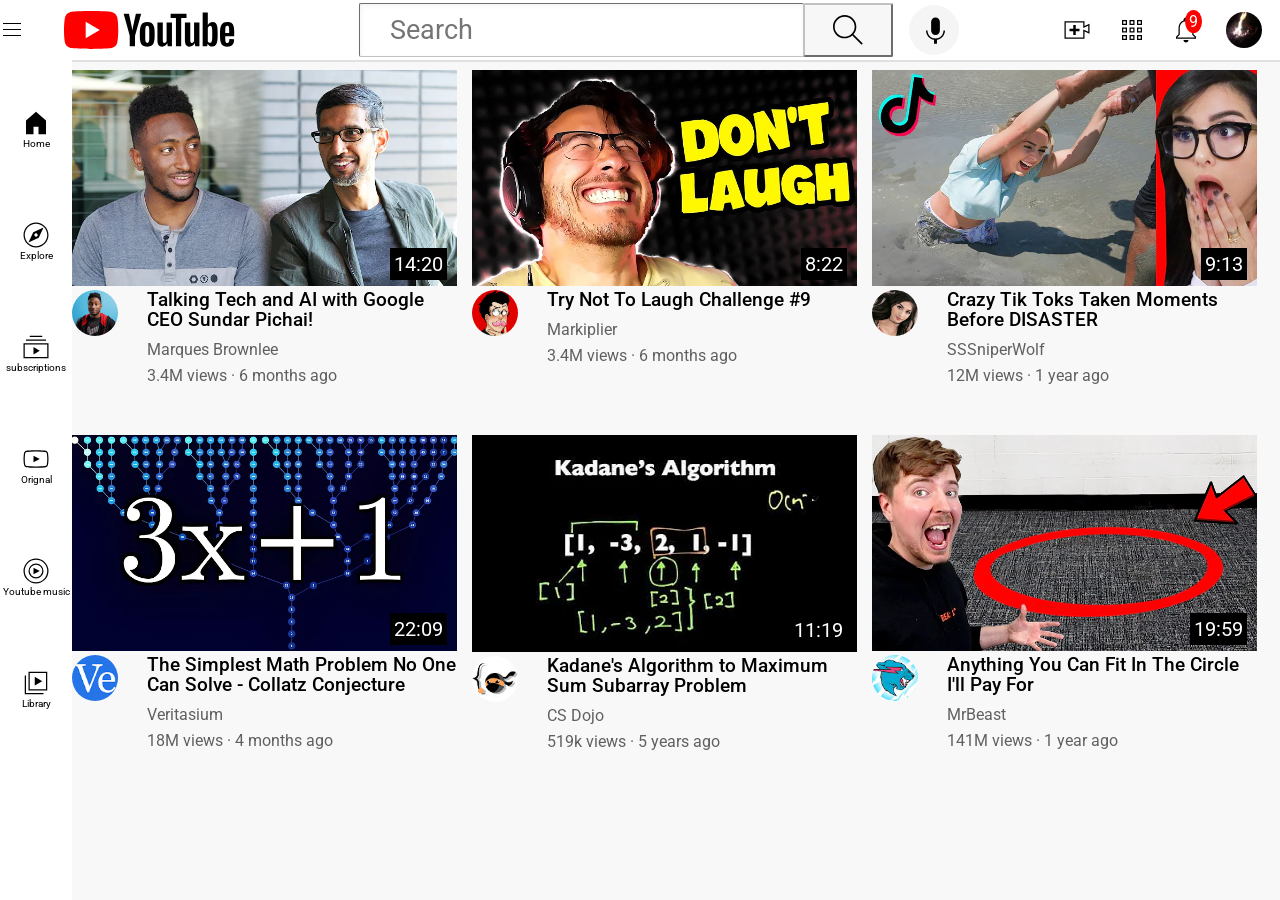
<file: index.html>
<!DOCTYPE html>
<html>
  <head>
    <link rel="preconnect" href="https://fonts.googleapis.com">
    <link rel="preconnect" href="https://fonts.gstatic.com" crossorigin>
    <link href="https://fonts.googleapis.com/css2?family=Roboto:ital,wght@0,100..900;1,100..900&display=swap" rel="stylesheet">
    <title>YouTube.com Clone</title>
    <link rel="stylesheet" href="css/general.css">
    <link rel="stylesheet" href="css/header.css">
    <link rel="stylesheet" href="css/video.css">
    <link rel="stylesheet" href="css/sidebar.css">
  </head>
  <body>
    <header class="header">
      <div class="left-section">
        <img class="hamburger-menu" src="icons/hamburger-menu.svg">
        <img class="youtube-logo" src="icons/youtube-logo.svg">
      </div>
      <div class="middle-section">
        <input class="search-bar" type="text" placeholder="Search">
        <button class="search-button">
          <img class="search-icon"  src="icons/search.svg">
          <div class="tooltip">Search</div>
        </button>
        <button class="voice-search-button">
          <img class="voice-search-icon" src="icons/voice-search-icon.svg">
          <div class="tooltip">Search with your voice</div>
        </button>
      </div>
      <div class="right-section">
        <div class="upload-icon-container">
          <img class="upload-icon" src="icons/upload.svg">
          <div class="tooltip">Upload</div>
        </div>
        
          <div class="app-icon-container">
            <img class="app-icon" src="icons/youtube-apps.svg">
          <div class="tooltip">
            Youtube Apps
            </div>
          </div>
        
        <div class="notification-icon-container">
          <img class="notifications-icon" src="icons/notifications.svg">
          <div class="tooltip">
            Notifications
          </div>
          <div class="notification-count">9</div>
        </div>
        <img class="my-picture" src="channel/channels4_profile.jpg">
      </div>
    </header>
    
    <nav class="sidebar">
      <div class="sidebar-link">
        <img  class="sidebar-home-icon" src="icons/home.svg">
        <div>Home</div>
      </div>
      <div class="sidebar-link">
        <img  class="sidebar-explore-icon" src="icons/explore.svg">
        <div>Explore</div>
      </div>
      <div class="sidebar-link">
        <img  class="sidebar-subscription-icon" src="icons/subscriptions.svg">
        <div>subscriptions</div>
      </div>
      <div class="sidebar-link">
        <img  class="sidebar-orignal-icon" src="icons/originals.svg">
        <div>Orignal</div>
      </div>
      <div class="sidebar-link">
        <img  class="sidebar-music-icon" src="icons/youtube-music.svg">
        <div>Youtube music</div>
      </div>
      <div class="sidebar-link">
        <img  class="sidebar-library-icon" src="icons/library.svg">
        <div>Library</div>
      </div>
    </nav>
    <main>
      <section class="video-grid">
      <div class="video-preview">
        <div class="thumbnail-row">
           
          <img class="thumbnail" src="thumbnail/thumbnail-1.webp">
          <div class="video-time">
            14:20
          </div> 
        </div>
        <div class="video-info-grid">
            <div class="channel-picture">
                <img class="profile-picture" src="channel/channel-1.jpeg">
            </div>
            <div class="video-info">
                <p class="video-title">
                    Talking Tech and AI with Google CEO Sundar Pichai!
                  </p>
                  <p class="video-author">
                    Marques Brownlee
                  </p>
                  <p class="video-stats">
                    3.4M views &#183; 6 months ago
                  </p>
            </div>
        </div>

    </div>
    <div class="video-preview">
      <div class="thumbnail-row">
        <img class="thumbnail" src="thumbnail/thumbnail-2.webp">
        <div class="video-time">8:22</div>
      </div>
      <div class="video-info-grid">
          <div class="channel-picture">
            <a href="https://www.youtube.com/watch?v=mP0RAo9SKZk" target="_blank">
              <img class="profile-picture" src="channel/channel-2.jpeg">
            </a>
              
          </div>
          <div class="video-info">
              <p class="video-title">
                Try Not To Laugh Challenge #9
                </p>
                <p class="video-author">
                  Markiplier
                </p>
                <p class="video-stats">
                  3.4M views &#183; 6 months ago
                </p>
          </div>
      </div>
  </div>
  
  <div class="video-preview">
    <div class="thumbnail-row"><img class="thumbnail" src="thumbnail/thumbnail-3.webp">
    <div class="video-time">
      9:13
    </div>
  </div>
    <div class="video-info-grid">
        <div class="channel-picture">
            <img class="profile-picture" src="channel/channel-3.jpeg">
        </div>
        <div class="video-info">
            <p class="video-title">
              Crazy Tik Toks Taken Moments Before DISASTER
              </p>
              <p class="video-author">
                SSSniperWolf
              </p>
              <p class="video-stats">
                12M views &#183; 1 year ago
              </p>
        </div>
    </div>
  
  
  </div>
  <div class="video-preview">
  <div class="thumbnail-row"><img class="thumbnail" src="thumbnail/thumbnail-4.webp">
  <div class="video-time">
      22:09
    </div>
  </div>
  <div class="video-info-grid">
      <div class="channel-picture">
          <img class="profile-picture" src="channel/channel-4.jpeg">
      </div>
      <div class="video-info">
          <p class="video-title">
            The Simplest Math Problem No One Can Solve - Collatz Conjecture
            </p>
            <p class="video-author">
              Veritasium
            </p>
            <p class="video-stats">
              18M views &#183; 4 months ago
            </p>
      </div>
  </div>
  </div>
  
  <div class="video-preview">
    <div class="thumbnail-row"><img class="thumbnail" src="thumbnail/thumbnail-5.webp">
      <div class="video-time">
        11:19
        </div>
    </div>
    <div class="video-info-grid">
        <div class="channel-picture">
            <img class="profile-picture" src="channel/channel-5.jpeg">
        </div>
        <div class="video-info">
            <p class="video-title">
              Kadane's Algorithm to Maximum Sum Subarray Problem
              </p>
              <p class="video-author">
                CS Dojo
              </p>
              <p class="video-stats">
                519k views &#183; 5 years ago
              </p>
        </div>
    </div>
  
  
  </div>
  <div class="video-preview">
  <div class="thumbnail-row"><img class="thumbnail" src="thumbnail/thumbnail-6.webp">
    <div class="video-time">
      19:59
    </div>  
  </div>
  <div class="video-info-grid">
      <div class="channel-picture">
          <img class="profile-picture" src="channel/channel-6.jpeg">
      </div>
      <div class="video-info">
          <p class="video-title">
            Anything You Can Fit In The Circle I'll Pay For
          </p>
            <p class="video-author">
              MrBeast
            </p>
            <p class="video-stats">
              141M views &#183; 1 year ago
            </p>
      </div>
  </div>
  </div>
</section>
    </main>
  </body>
</html>
</file>
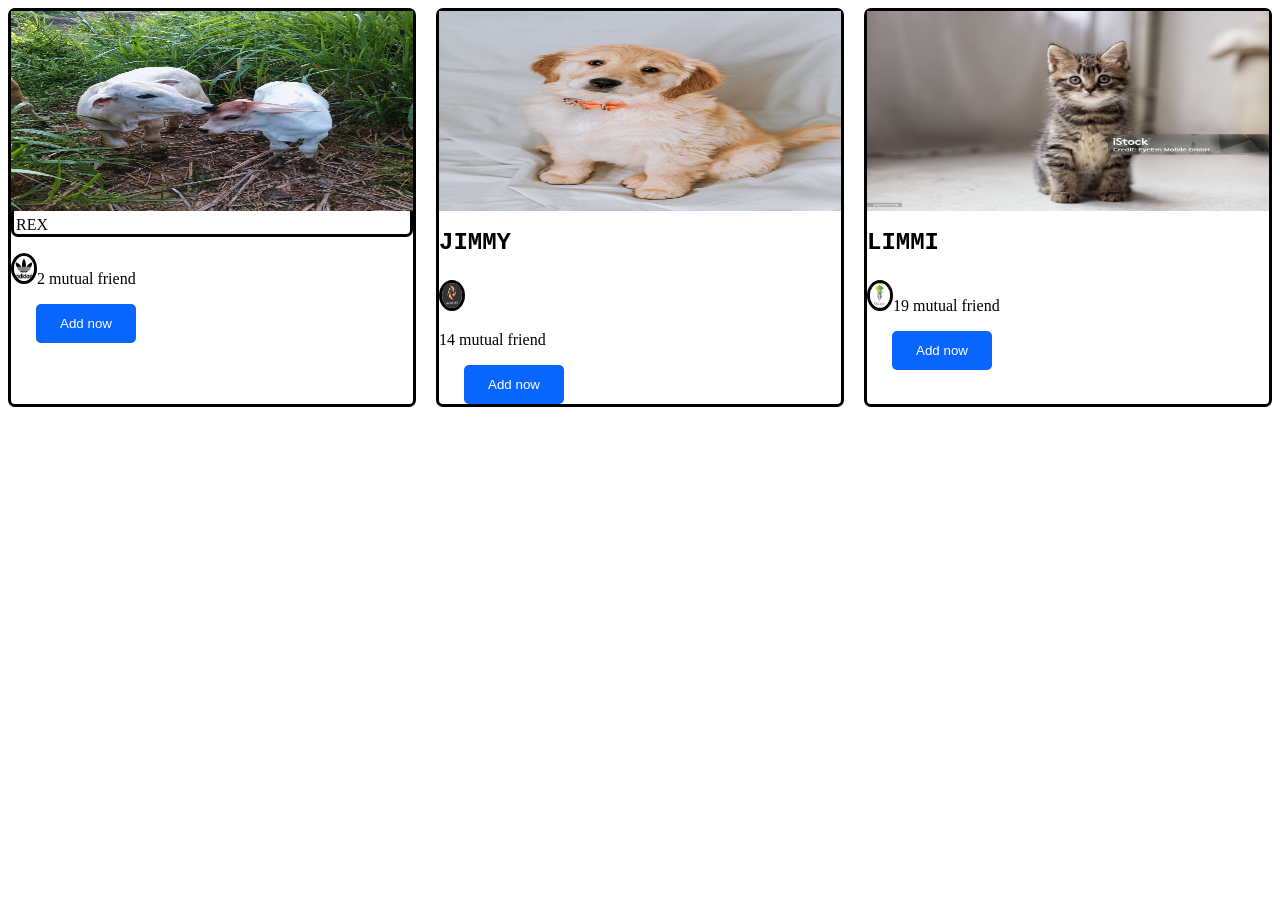
<file: practice/practice.htm>
<!DOCTYPE html>
<html lang="en">
<head>
  <meta charset="UTF-8">
  <meta name="viewport" content="width=device-width, initial-scale=1.0">
  <title>practice</title>
  <style>
  .container{
    display: grid;
    grid-template-columns: 1fr 1fr 1fr ;
    column-gap: 20px;
  }
  .profile{
    border-color: black;
    border-radius: 7px;
    border-style: solid;
  }
  .pic{
    width: 100%;
    height: 200px;
    background-size: cover;
    margin-bottom: -6px;
    vertical-align: top;
  } 
  .profile-name{
    margin-top: 0px;
    font-family: 'Courier New', Courier, monospace;
    font-weight: bold;    
    font-size: 24px;
  }
  .profile-stats{
    text-align:start;
  }
  .mutuals{
    height: 25px;
    width: 20px;
    border-color: black;
    border-style: solid;
    border-radius: 50%;
  }
  .friends{
    padding-left:2px; 
    text-align:top ;
    padding-bottom: -12px;
    margin-top: 8px;
    margin-bottom: 0px;
  }
  .buttons{
    background-color: #0866ff;
    color: white;
    border: none;
    width: 100px;
    height: 39px;
    border-radius: 5px;
    align-items: end;
    margin-left: 25px;
  }  
  </style>
</head>
<body>
  <div class="container">
    <div class="profile">
      <div >
        <img class="pic" src="cow.jpg">
      </div>
      <div class="profile">
        <p class="friends">
          REX
        </p>
      </div>
        <div class="profile-stats">
          <p>
            <img class="mutuals" src="adidas.png">2 mutual friend
            </p>
          </div>
          <button class="buttons">Add now</button>
    </div>
  
    

    <div class="profile">
      <div>
        <img class="pic" src="dog.avif">
      </div>
      <div class="profile-name">
        <p>
          JIMMY
        </p>
      </div>
        <div class="profile-info">
          <img class="mutuals" src="logo-2.jpg">
          <p class="number">
          14 mutual friend
            </p>
            <button class="buttons">Add now</button>
        </div>
    </div>
    <div class="profile">
      <div>
        <img class="pic" src="exercises.jpg">
      </div>
      <div class="profile-name">
        <p>
          LIMMI
        </p>
      </div>
        <div class="profile-info">
          <p>
            <img class="mutuals" src="logo-3.jpg">19 mutual friend
            </p>
            <button class="buttons">Add now</button>
        </div>
      </div>
      </div>
</div>

</body>
</html>
</file>
<file: css/general.css>
p{
    font-family: "Roboto",sans-serif,Arial;
    margin-top: 0px;
    margin-bottom: 0px;
   }
   body{
    margin: 0 0 0 0; 
    padding-top: 70px;
    padding-left: 72px;
    background-color: rgb(248,248,248);
    padding-right: 23px;
   }
</file>
<file: css/header.css>
.header{
    display: flex;
    flex-direction: row;
    margin-bottom: 9px;
    justify-content: space-between;
    align-items: center;
    position: fixed;
    left: 0;
    right: 0;
    bottom: 0;
    top: 0;
    height: 60px;
    background-color: white;
    border-bottom-width: 2px;
    border-bottom-style: solid;
    border-bottom-color: rgb(224, 224, 224);
    z-index: 100;
}
.left-section{  
    display: flex;
    flex-direction: row;
    align-items: center;
    margin-right: 20px;
}
.hamburger-menu{
    height: 24px;
    margin-right: 40px;
}
.youtube-logo{
    height: 38px;
}
.middle-section{
    
    height: 50px;
    margin-left: 20px;
    margin-right: 20px;
    max-width: 600px;
    display: flex;
    flex:1;
    align-items: center;
}
.search-bar{
    height: 50px;
    flex:1;
    box-shadow: inset 1px 2px 5px
    rgba(0, 0, 0, 0.05);
    border-radius: 2px;
    border-color: rgb(193, 193, 193);
    border-width: 1px;
    padding-left: 15px;
    font-size: 27px;
}
.search-bar::placeholder{
    font-family: "Roboto",sans-serif,Arial;
    font-size: 27px;
    padding-left: 15px;
}
.search-button{
    height: 54px;
    width: 90px; 
    margin-left: -1px;
    border-radius: 2px;
    border-color:rgb(193, 193, 193) ;
    border-width: 2px;
    background-color: rgb(247, 247, 247);
    margin-right: 16px;
}
.search-button,
.voice-search-button,
.upload-icon-container,
.app-icon-container,
.notification-icon-container{
    position: relative;
    display: flex;
    justify-content: center;
    align-items: center;
}
.search-button .tooltip,
.voice-search-button .tooltip,
.upload-icon-container .tooltip,
.app-icon-container .tooltip,
.notification-icon-container .tooltip{
    position: absolute;
    background-color: gray;
    color:white;
    padding:  4px 4px 4px 4px;
    font-size: 15px;
    bottom: -30px;
    opacity: 0;
    transition: opacity 0.25s;
    pointer-events: none;
    white-space: nowrap;
}
.search-button:hover .tooltip,
.voice-search-button:hover .tooltip, 
.upload-icon-container:hover .tooltip,
.app-icon-container:hover .tooltip,
.notification-icon-container:hover .tooltip{
    opacity: 1;
}
.search-icon{
    height: 40px;
    width: 40x;
    padding-top: -1px;
    
}
.voice-search-button{
    height: 50px;
    width: 50px;
    border: none;
    border-radius: 50%;
    background-color: rgb(245,245,245);
}
.voice-search-icon{
    padding-left: 3px;
}
.right-section{    
    width: 200px;
    display: flex;
    align-items: center;
    flex-direction: row;    
    justify-content: space-between;
    margin-right: 18px;
    flex-shrink: 0;
}
.upload-icon{
    height: 30px;
}
.app-icon{
    height: 30px;
}
.notifications-icon{
    height: 30px;
}
.notification-icon-container{
    position: relative;
}
.notification-count{
    position: absolute;
    top:-5px;
    right: -1px;
    background-color: red;
    color: white;
    
    border-radius: 50%;
    font-family: "Roboto",sans-serif,Arial;
    padding-left: 4px;
    padding-right: 4px;
    padding-top: 2px;
    padding-bottom: 2px;
}
.my-picture{
    height: 36px;
    border-radius: 18px;
}
</file>
<file: css/video.css>
.video-grid{
    margin-left: px;
    display: grid;
    grid-template-columns: 1fr 1fr 1fr;
    column-gap: 15px;
    row-gap: 50px;
  }
@media (max-width:850px){
  .video-grid{
    grid-template-columns: 1fr 1fr;
  }
}
@media (min-width:851px) and (max-width:1499px){
  .video-grid{
    grid-template-columns: 1fr 1fr 1fr;
  }
}
@media (min-width:1500px){
  .video-grid{
    grid-template-columns: 1fr 1fr 1fr 1fr;
  }
}
  .thumbnail-row{
    position: relative;
  }
   .thumbnail {
    width: 100%;    
    }
  .video-time{
    position: absolute;
    right:10px;
    bottom: 10px;
    background-color: black;
    color: white;
    font-family: "Roboto",sans-serif,Arial;
    font-size: 20px;
    padding: 4px 4px 4px 4px;
  }
  .video-title{
    margin: 0 0 0 0;
    font-size: 19px;
    font-weight: 500;
    line-height: 20px;
    margin-bottom: 10px;
  }
  .video-info-grid{
    display: grid;
    grid-template-columns: 75px 1fr;
  }
  .profile-picture{
    display: inline-block;
    width: 46px;
    vertical-align: top;
    border-radius: 50%;
    cursor: pointer;
    pointer-events: auto;
  }
  .video-info-grid{
    grid-template-columns: 75px 1fr;
    
  }
  .video-author,
  .video-stats{
    color: rgb(96,96,96);
    font-size: 16px;
  }
  .video-author{
    margin-bottom: 7px;
  }
</file>
<file: css/sidebar.css>
.sidebar{
    position: fixed;
    left:0;
    top:60px;
    bottom: 0; 
    background-color: white; 
    width: 72px;
    border-right: 100px;
    z-index: 200;
    padding-top: 12px;
}
.sidebar-link{
    height: 112px;
    width: 72px;
    display: flex;
    justify-content: center;
    align-items: center;
    display: flex;
    flex-direction: column;
}
.sidebar-link:hover{
    background-color: rgb(234, 234, 234);
}
.sidebar-link img{
    height: 30px;
}
.sidebar-link div{
    font-family: "Roboto",sans-serif,Arial;
    font-size: 10px;

}
</file>
